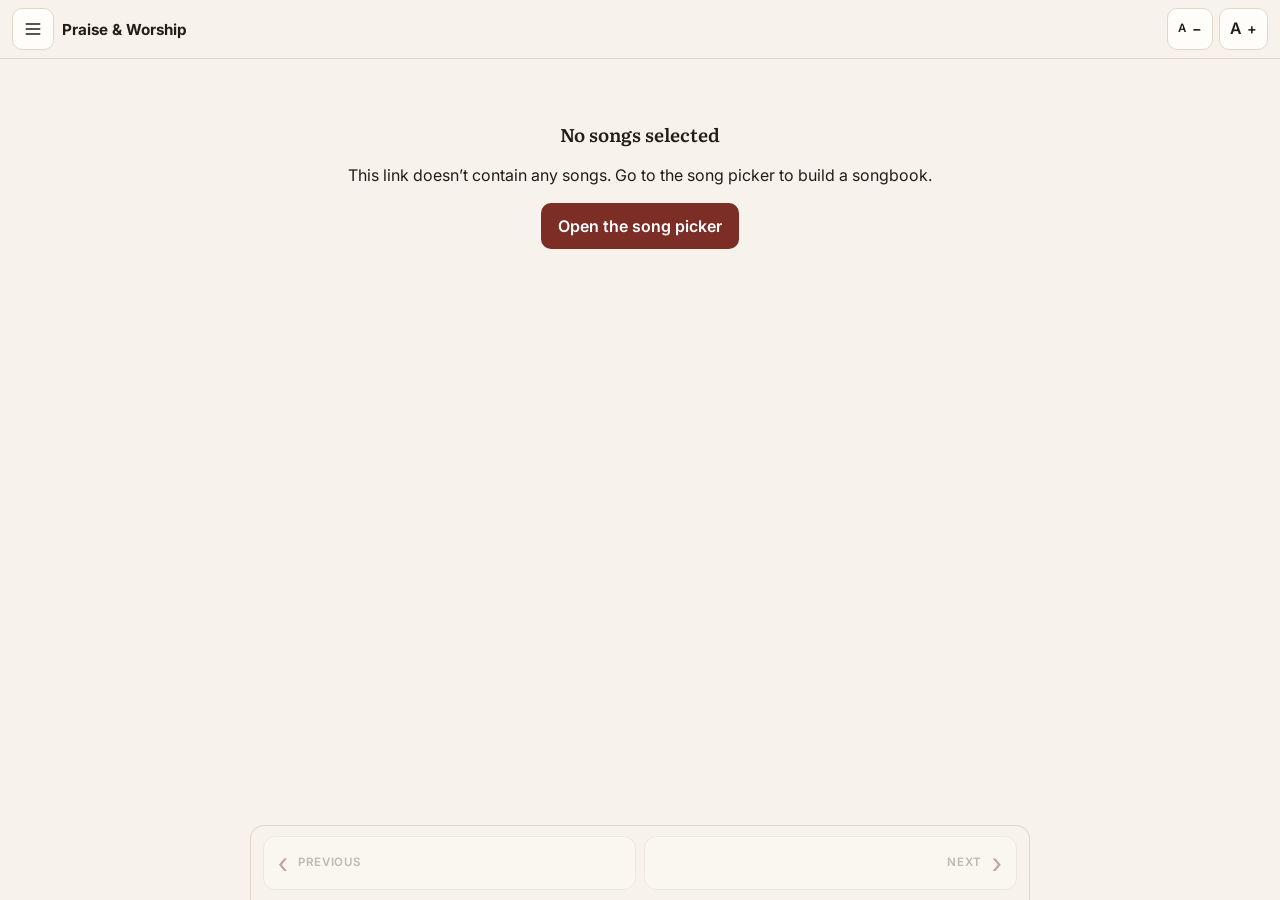
<file: book.html>
<!doctype html>
<html lang="en">
<head>
  <meta charset="utf-8">
  <meta name="viewport" content="width=device-width, initial-scale=1, viewport-fit=cover">
  <title>Songbook</title>
  <link rel="icon" href="icon.svg" type="image/svg+xml">
  <link rel="manifest" href="manifest.webmanifest">
  <meta name="apple-mobile-web-app-capable" content="yes">
  <link rel="preconnect" href="https://fonts.googleapis.com">
  <link rel="preconnect" href="https://fonts.gstatic.com" crossorigin>
  <link href="https://fonts.googleapis.com/css2?family=Inter:wght@400;500;600;700&family=Literata:opsz,wght@7..72,400;7..72,600&display=swap" rel="stylesheet">
  <script>try{var t=JSON.parse(localStorage.getItem('songbook.theme'));if(t)document.documentElement.dataset.theme=t;var f=JSON.parse(localStorage.getItem('songbook.font'));if(f)document.documentElement.style.setProperty('--lyric-size',f+'rem')}catch(e){}</script>
  <link rel="stylesheet" href="css/style.css?v=20261108c">
  <script src="config.js?v=20261108c"></script>
</head>
<body class="book">
  <header class="book-bar">
    <button id="tocBtn" class="icon-btn" type="button" aria-label="Contents and settings" aria-haspopup="dialog">
      <svg viewBox="0 0 24 24" width="20" height="20" aria-hidden="true"><path d="M4 6h16M4 12h16M4 18h16" stroke="currentColor" stroke-width="2" stroke-linecap="round"/></svg>
    </button>
    <div class="bar-title">
      <span id="bookTitle">Songbook</span>
      <span id="pos" class="pos"></span>
    </div>
    <div class="bar-tools">
      <button id="fontDown" class="icon-btn" type="button" aria-label="Smaller text"><span class="a-small">A</span>−</button>
      <button id="fontUp" class="icon-btn" type="button" aria-label="Larger text"><span class="a-big">A</span>+</button>
      <button id="chordBtn" class="icon-btn" type="button" aria-pressed="true" hidden aria-label="Show chords" title="Chords on / off">
        <svg viewBox="0 0 24 24" width="18" height="18" aria-hidden="true"><path d="M9 18V5l11-2v13" fill="none" stroke="currentColor" stroke-width="2" stroke-linejoin="round"/><circle cx="6" cy="18" r="3" fill="currentColor"/><circle cx="17" cy="16" r="3" fill="currentColor"/></svg>
        <span class="hide-xs">Chords</span>
      </button>
    </div>
  </header>

  <main id="song" class="song-view" tabindex="-1" aria-live="polite">
    <p class="status">Loading songbook…</p>
  </main>

  <nav class="pager" aria-label="Song navigation">
    <button id="prevBtn" type="button" disabled>
      <span class="arrow" aria-hidden="true">‹</span>
      <span class="pg-text"><small>Previous</small><span class="lbl"></span></span>
    </button>
    <button id="nextBtn" type="button" disabled>
      <span class="pg-text"><small>Next</small><span class="lbl"></span></span>
      <span class="arrow" aria-hidden="true">›</span>
    </button>
  </nav>

  <dialog id="drawer" class="drawer" aria-labelledby="drawerTitle">
    <div class="drawer-head">
      <h2 id="drawerTitle">Contents</h2>
      <button class="icon-btn" type="button" data-close aria-label="Close">✕</button>
    </div>
    <ol id="toc" class="toc"></ol>
    <div class="drawer-section">
      <label class="switch" id="awakeRow" hidden>
        <input type="checkbox" id="awake" checked>
        <span>Keep screen on</span>
      </label>
      <button id="themeBtn" class="drawer-btn" type="button">Light / dark theme</button>
      <button id="shareBtn" class="drawer-btn" type="button">Share this songbook</button>
      <button id="printBtn" class="drawer-btn" type="button">Print or save as PDF</button>
      <a id="editLink" class="drawer-btn" href="index.html">Edit songs in this book</a>
    </div>
    <p class="drawer-hint">Tip: swipe left or right, or use the ← → keys (works with most page-turner pedals), to change song.</p>
  </dialog>

  <div id="printAll" class="print-all" aria-hidden="true"></div>
  <div id="toast" class="toast" role="status" aria-live="polite"></div>

  <script src="js/songs.js?v=20261108c"></script>
  <script src="js/common.js?v=20261108c"></script>
  <script src="js/book.js?v=20261108c"></script>
</body>
</html>
</file>
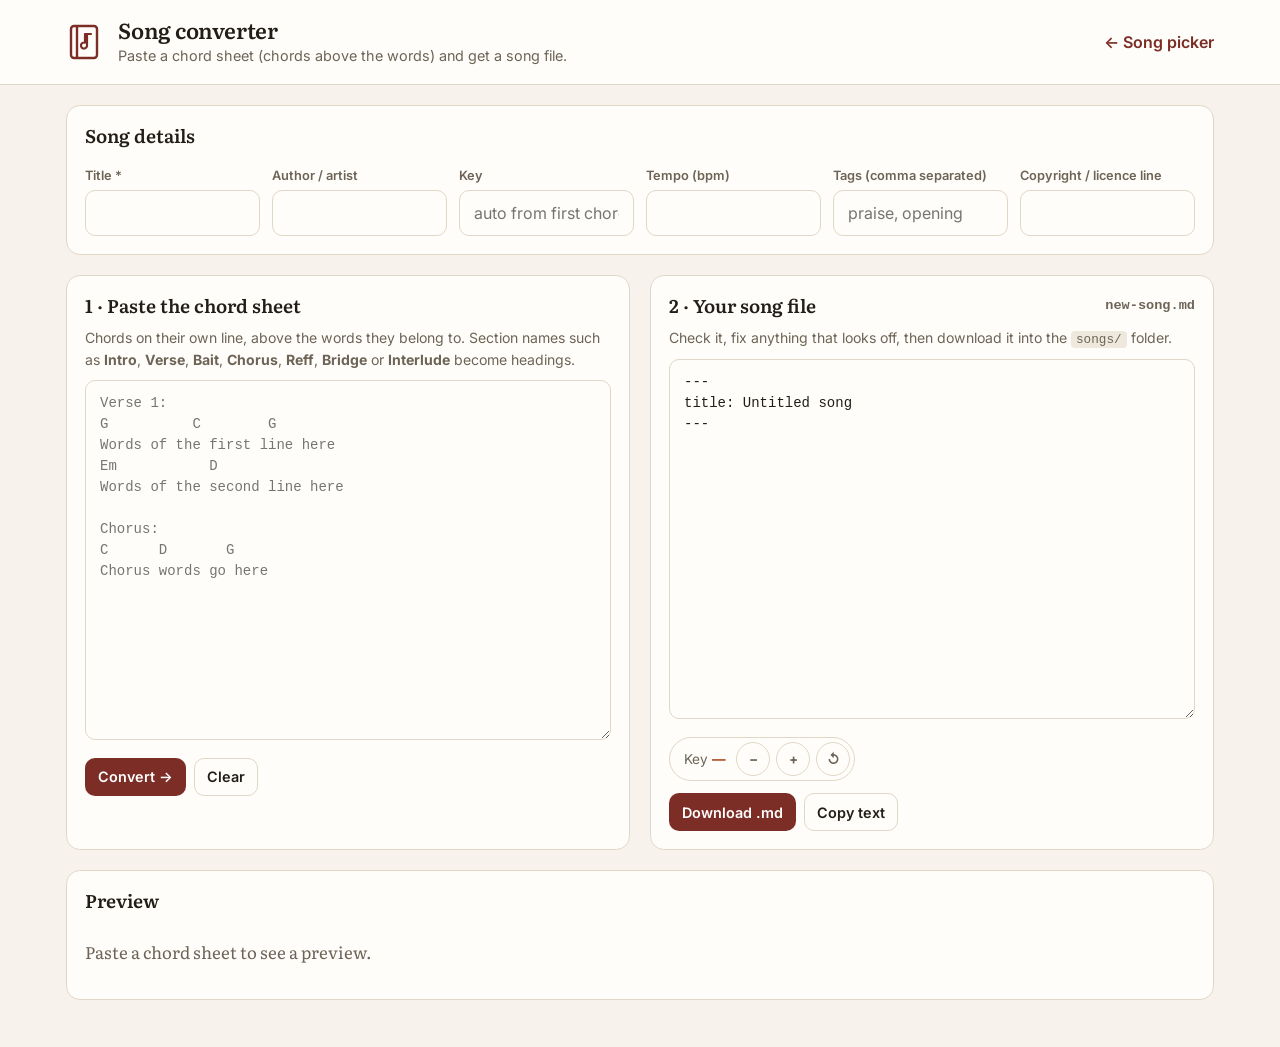
<file: convert.html>
<!doctype html>
<html lang="en">
<head>
  <meta charset="utf-8">
  <meta name="viewport" content="width=device-width, initial-scale=1, viewport-fit=cover">
  <title>Song Converter</title>
  <link rel="icon" href="icon.svg" type="image/svg+xml">
  <link rel="preconnect" href="https://fonts.googleapis.com">
  <link rel="preconnect" href="https://fonts.gstatic.com" crossorigin>
  <link href="https://fonts.googleapis.com/css2?family=Inter:wght@400;500;600;700&family=Literata:opsz,wght@7..72,400;7..72,600&display=swap" rel="stylesheet">
  <script>try{var t=JSON.parse(localStorage.getItem('songbook.theme'));if(t)document.documentElement.dataset.theme=t}catch(e){}</script>
  <link rel="stylesheet" href="css/style.css?v=20261108c">
  <style>
    .conv { display: grid; gap: 20px; padding-top: 20px; padding-bottom: 48px; }
    @media (min-width: 960px) { .conv { grid-template-columns: 1fr 1fr; } .conv .full { grid-column: 1 / -1; } }
    .meta-grid { display: grid; grid-template-columns: repeat(auto-fit, minmax(150px, 1fr)); gap: 0 12px; }
    .meta-grid .field { margin: 8px 0 0; }
    textarea {
      width: 100%; min-height: 360px; padding: 12px 14px; border: 1px solid var(--line); border-radius: 10px;
      background: var(--surface); color: var(--ink); font: 14px/1.5 ui-monospace, 'SF Mono', Menlo, Consolas, monospace;
      resize: vertical; white-space: pre; overflow-wrap: normal; overflow-x: auto; tab-size: 4;
    }
    textarea:focus { outline: 2px solid var(--focus); border-color: transparent; }
    .panel { background: var(--surface); border: 1px solid var(--line); border-radius: 14px; padding: 18px; min-width: 0; }
    .panel h2 { display: flex; align-items: center; justify-content: space-between; gap: 8px; flex-wrap: wrap; }
    .hint { color: var(--muted); font-size: .88rem; margin: 0 0 10px; }
    .row { display: flex; flex-wrap: wrap; gap: 8px; margin-top: 12px; align-items: center; }
    .fname { font: 600 .85rem ui-monospace, Menlo, Consolas, monospace; color: var(--muted); }
    .pv { --lyric-size: 1.05rem; max-height: 520px; overflow: auto; }
    .back { font-weight: 600; text-decoration: none; }
  </style>
</head>
<body>
  <header class="site-head">
    <div class="wrap">
      <div class="brand">
        <svg viewBox="0 0 40 40" aria-hidden="true"><rect x="5" y="4" width="26" height="32" rx="3" fill="none" stroke="currentColor" stroke-width="2.4"/><path d="M11 4v32" stroke="currentColor" stroke-width="2.4"/><path d="M21 12v11.5a3 3 0 1 1-2-2.8V12h6" fill="none" stroke="currentColor" stroke-width="2.2" stroke-linecap="round" stroke-linejoin="round"/></svg>
        <div>
          <h1>Song converter</h1>
          <p class="sub">Paste a chord sheet (chords above the words) and get a song file.</p>
        </div>
      </div>
      <a class="back" href="index.html">← Song picker</a>
    </div>
  </header>

  <main class="wrap conv">
    <section class="panel full">
      <h2>Song details</h2>
      <div class="meta-grid">
        <label class="field"><span>Title *</span><input id="mTitle" autocomplete="off"></label>
        <label class="field"><span>Author / artist</span><input id="mAuthor" autocomplete="off"></label>
        <label class="field"><span>Key</span><input id="mKey" placeholder="auto from first chord" autocomplete="off"></label>
        <label class="field"><span>Tempo (bpm)</span><input id="mTempo" inputmode="numeric" autocomplete="off"></label>
        <label class="field"><span>Tags (comma separated)</span><input id="mTags" placeholder="praise, opening" autocomplete="off"></label>
        <label class="field"><span>Copyright / licence line</span><input id="mCopy" autocomplete="off"></label>
      </div>
    </section>

    <section class="panel">
      <h2>1 · Paste the chord sheet</h2>
      <p class="hint">Chords on their own line, above the words they belong to. Section names such as <b>Intro</b>, <b>Verse</b>, <b>Bait</b>, <b>Chorus</b>, <b>Reff</b>, <b>Bridge</b> or <b>Interlude</b> become headings.</p>
      <textarea id="src" spellcheck="false" placeholder="Verse 1:
G          C        G
Words of the first line here
Em           D
Words of the second line here

Chorus:
C      D       G
Chorus words go here"></textarea>
      <div class="row">
        <button id="convertBtn" class="btn primary small" type="button">Convert →</button>
        <button id="clearBtn" class="btn ghost small" type="button">Clear</button>
        <span id="convStatus" class="hint" style="margin:0"></span>
      </div>
    </section>

    <section class="panel">
      <h2>2 · Your song file <span class="fname" id="fname"></span></h2>
      <p class="hint">Check it, fix anything that looks off, then download it into the <code>songs/</code> folder.</p>
      <textarea id="out" spellcheck="false"></textarea>
      <div class="row">
        <span class="transpose" role="group" aria-label="Transpose the song file" style="margin:0">
          <span>Key <b id="cKey">—</b> <small id="cSteps"></small></span>
          <button type="button" data-ct="-1" aria-label="Transpose down a semitone">−</button>
          <button type="button" data-ct="1" aria-label="Transpose up a semitone">+</button>
          <button type="button" data-ct="0" aria-label="Back to original key" title="Original key">↺</button>
        </span>
      </div>
      <div class="row">
        <button id="dl" class="btn primary small" type="button">Download .md</button>
        <button id="copy" class="btn ghost small" type="button">Copy text</button>
      </div>
    </section>

    <section class="panel full">
      <h2>Preview</h2>
      <div id="pv" class="pv lyrics"><p class="status">Paste a chord sheet to see a preview.</p></div>
    </section>
  </main>

  <div id="toast" class="toast" role="status" aria-live="polite"></div>

  <script src="js/songs.js?v=20261108c"></script>
  <script src="js/common.js?v=20261108c"></script>
  <script>
  (function () {
    'use strict';
    const S = window.SongLib, C = window.SBCommon;
    const $ = s => document.querySelector(s);
    if (!S || typeof S.transposeText !== 'function' || !C) {
      document.querySelector('#pv').innerHTML = '<p class="status"><b>The converter could not start because your browser loaded an old copy of the site files.</b><br>Do a hard refresh: <b>Ctrl + Shift + R</b> (Windows) or <b>Cmd + Shift + R</b> (Mac). On a phone, close the tab and open the page again.</p>';
      return;
    }

    const CHORD = /^\(?[A-G][#b]?(?:maj|min|m|M|dim|aug|sus|add|°|ø|\+|-)?[0-9]*(?:(?:sus|add|maj|b|#)[0-9]+)*(?:\/[A-G][#b]?)?\)?$/;
    const FILLER = /^(\||\|\||\/|-|–|\.{1,3}|x\d+|\d+x|\(x?\d+x?\)|:\|\|?|\|\|?:)$/i;
    const NC = /^\(?N\.?C\.?\)?$/i;
    const SECTION = /^\s*\[?\s*((?:pre[- ]?)?(?:intro|int|verse|bait|chorus|reff?|refrain|bridge|jembatan|interlude|instrumental|ins|music|musik|outro|ending|coda|tag|pre[- ]?chorus|pre[- ]?reff?|solo|vamp|turnaround)\b(?:\s*\d+)?)\s*\]?\s*([:.\-–]?)\s*(.*)$/i;
    const isChordTok = t => CHORD.test(t) || NC.test(t);

    function matchSection(line) {
      const m = line.match(SECTION);
      if (!m) return null;
      const rest = m[3].trim();
      // A heading is the name alone, or "Name:" followed by anything, or the name followed by chords only.
      if (!rest || m[2] || /\]\s*/.test(line.slice(0, line.indexOf(rest) || undefined)) || isChordLine(rest)) {
        return { name: m[1], rest };
      }
      return null;
    }

    function isChordLine(line) {
      const toks = line.trim().split(/\s+/).filter(Boolean);
      if (!toks.length) return false;
      let chords = 0;
      for (const t of toks) {
        if (isChordTok(t)) chords++;
        else if (!FILLER.test(t)) return false;
      }
      return chords > 0;
    }

    function chordPositions(line) {
      const out = [];
      const re = /\S+/g;
      let m;
      while ((m = re.exec(line))) {
        const tok = m[0].replace(/^\(|\)$/g, '');
        if (isChordTok(m[0])) out.push({ col: m.index, chord: tok });
      }
      return out;
    }

    function mergeChords(chordLine, lyric) {
      const pos = chordPositions(chordLine);
      let text = lyric;
      const maxCol = Math.max(...pos.map(p => p.col));
      if (text.length < maxCol) text = text.padEnd(maxCol, ' ');
      for (let i = pos.length - 1; i >= 0; i--) {
        const p = pos[i];
        text = text.slice(0, p.col) + `[${p.chord}]` + text.slice(p.col);
      }
      return text.replace(/\s+$/, '');
    }

    function chordsOnly(line) {
      return line.trim().split(/\s+/).map(t => isChordTok(t) ? `[${t.replace(/^\(|\)$/g, '')}]` : (/x\d|\dx/i.test(t) ? `(${t.replace(/[()]/g, '')})` : t)).join(' ');
    }

    function titleCase(s) {
      return s.replace(/\s+/g, ' ').trim().replace(/\b\w/g, c => c.toUpperCase());
    }

    function convertBody(src) {
      const lines = src.replace(/\r\n?/g, '\n').replace(/\t/g, '    ').split('\n').map(l => l.replace(/\s+$/, ''));
      const out = [];
      let firstChord = '';
      const heading = name => {
        while (out.length && !out[out.length - 1].trim()) out.pop();
        if (out.length) out.push('');
        out.push('# ' + titleCase(name));
      };
      for (let i = 0; i < lines.length; i++) {
        const line = lines[i];
        if (!line.trim()) { if (out.length && out[out.length - 1] !== '') out.push(''); continue; }

        const sec = isChordLine(line) ? null : matchSection(line);
        if (sec) {
          heading(/^int$/i.test(sec.name) ? 'Intro' : /^ins$/i.test(sec.name) ? 'Instrumental' : sec.name);
          const rest = sec.rest;
          if (rest) {
            if (isChordLine(rest)) {
              out.push(chordsOnly(rest));
              if (!firstChord) firstChord = chordPositions(rest)[0].chord;
            } else {
              out.push(rest);
            }
          }
          continue;
        }

        if (isChordLine(line)) {
          if (!firstChord) firstChord = chordPositions(line)[0].chord;
          const next = lines[i + 1];
          if (next !== undefined && next.trim() && !isChordLine(next) && !matchSection(next)) {
            out.push(mergeChords(line, next));
            i++;
          } else {
            out.push(chordsOnly(line));
          }
          continue;
        }
        out.push(line.trim() ? line.replace(/^\s+/, '') : '');
      }
      while (out.length && !out[out.length - 1].trim()) out.pop();
      return { body: out.join('\n'), firstChord };
    }

    function slugify(s) {
      return (s || 'new-song').toLowerCase().normalize('NFD').replace(/[̀-ͯ]/g, '')
        .replace(/[^a-z0-9]+/g, '-').replace(/^-+|-+$/g, '') || 'new-song';
    }

    const fields = ['mTitle', 'mAuthor', 'mKey', 'mTempo', 'mTags', 'mCopy'].map(id => $('#' + id));
    let manualEdit = false;
    let convSteps = 0;

    function showKey() {
      const m = $('#out').value.match(/^key:\s*(.+)$/m);
      $('#cKey').textContent = m ? m[1].trim() : '—';
      $('#cSteps').textContent = convSteps ? `(${convSteps > 0 ? '+' : ''}${convSteps} from original)` : '';
    }

    function showError(err) {
      console.error(err);
      $('#pv').innerHTML = `<p class="status"><b>Something went wrong while converting.</b><br>${S && S.esc ? S.esc(err.message || String(err)) : String(err)}<br>
        Try a hard refresh (Ctrl + Shift + R, or Cmd + Shift + R on a Mac). If it keeps happening, the pasted text may contain something unusual — try converting one section at a time.</p>`;
      $('#convStatus').textContent = 'Conversion failed — see the preview box.';
    }

    function build() {
      try { buildInner(); } catch (err) { showError(err); }
    }

    function buildInner() {
      const { body, firstChord } = convertBody($('#src').value);
      const [title, author, key, tempo, tags, copy] = fields.map(f => f.value.trim());
      const autoKey = key || (firstChord ? firstChord.replace(/\/.*$/, '').replace(/(maj|sus|add|dim|aug)?\d*$/, '') : '');
      const fm = ['---', `title: ${title || 'Untitled song'}`];
      if (author) fm.push(`author: ${author}`);
      if (autoKey) fm.push(`key: ${autoKey}`);
      if (tempo) fm.push(`tempo: ${tempo}`);
      if (tags) fm.push(`tags: ${tags}`);
      if (copy) fm.push(`copyright: ${copy}`);
      fm.push('---');
      $('#out').value = S.transposeText(fm.join('\n') + '\n' + body + '\n', convSteps);
      manualEdit = false;
      $('#fname').textContent = slugify(title) + '.md';
      showKey();
      preview();
      const n = (body.match(/\[[^\]]+\]/g) || []).length;
      $('#convStatus').textContent = $('#src').value.trim() ? `Converted — ${n} chord${n === 1 ? '' : 's'} placed.` : '';
    }

    function preview() {
      const text = $('#out').value;
      if (!$('#src').value.trim() && !manualEdit) {
        $('#pv').innerHTML = '<p class="status">Paste a chord sheet to see a preview.</p>';
        return;
      }
      const song = S.parseSong(text, 'preview');
      $('#pv').innerHTML = `<h2 style="margin:0 0 4px">${S.esc(song.title)}</h2>
        <p class="song-meta" style="margin:0 0 18px">${[song.key && 'Key ' + song.key, song.author].filter(Boolean).map(S.esc).join(' · ')}</p>` +
        S.renderLyrics(song, { chords: true });
    }

    $('#src').addEventListener('input', build);
    $('#src').addEventListener('paste', () => setTimeout(build, 0));
    $('#convertBtn').addEventListener('click', build);
    $('#clearBtn').addEventListener('click', () => { $('#src').value = ''; convSteps = 0; build(); $('#src').focus(); });
    fields.forEach(f => f.addEventListener('input', build));
    $('#out').addEventListener('input', () => { manualEdit = true; try { showKey(); preview(); } catch (err) { showError(err); } });

    document.querySelector('.conv').addEventListener('click', e => {
      const b = e.target.closest('[data-ct]');
      if (!b) return;
      const d = +b.dataset.ct;
      const next = d === 0 ? 0 : S.normSteps(convSteps + d);
      const delta = next - convSteps;
      if (!delta) return;
      convSteps = next;
      if (manualEdit) {
        $('#out').value = S.transposeText($('#out').value, delta);
        showKey();
        preview();
      } else {
        build();
      }
    });

    $('#dl').addEventListener('click', () => {
      const blob = new Blob([$('#out').value], { type: 'text/markdown;charset=utf-8' });
      const a = document.createElement('a');
      a.href = URL.createObjectURL(blob);
      a.download = $('#fname').textContent || 'new-song.md';
      document.body.appendChild(a);
      a.click();
      setTimeout(() => { URL.revokeObjectURL(a.href); a.remove(); }, 500);
    });
    $('#copy').addEventListener('click', async () => {
      C.toast(await C.copyText($('#out').value) ? 'Copied' : 'Could not copy');
    });

    const p = new URLSearchParams(location.search);
    if (p.get('title')) fields[0].value = p.get('title');
    if (p.get('author')) fields[1].value = p.get('author');
    build();
  })();
  </script>
</body>
</html>
</file>
<file: css/style.css>
/* ==========================================================
   Songbook — styles for the song picker and the songbook view
   ========================================================== */

:root {
  --bg: #f7f3ec;
  --surface: #fffdf9;
  --surface-2: #efe8dc;
  --ink: #221d17;
  --muted: #6d6457;
  --line: #e1d7c7;
  --accent: #7b2d26;
  --accent-ink: #ffffff;
  --accent-soft: #f4e2dd;
  --chord: #b0471f;
  --focus: #2f6f73;
  --shadow: 0 1px 2px rgba(40, 28, 16, .06), 0 10px 30px rgba(40, 28, 16, .10);
  --serif: 'Literata', Georgia, 'Times New Roman', serif;
  --sans: 'Inter', system-ui, -apple-system, 'Segoe UI', Roboto, sans-serif;
  --lyric-size: 1.25rem;
  color-scheme: light;
}

@media (prefers-color-scheme: dark) {
  :root:not([data-theme="light"]) {
    --bg: #14110e; --surface: #1d1915; --surface-2: #2a241d; --ink: #efe8dc; --muted: #a99e8e;
    --line: #362f27; --accent: #e3a693; --accent-ink: #1c110d; --accent-soft: #3b2620;
    --chord: #f2b66c; --focus: #7cc4c8; --shadow: 0 1px 2px rgba(0,0,0,.3), 0 10px 30px rgba(0,0,0,.4);
    color-scheme: dark;
  }
}
:root[data-theme="dark"] {
  --bg: #14110e; --surface: #1d1915; --surface-2: #2a241d; --ink: #efe8dc; --muted: #a99e8e;
  --line: #362f27; --accent: #e3a693; --accent-ink: #1c110d; --accent-soft: #3b2620;
  --chord: #f2b66c; --focus: #7cc4c8; --shadow: 0 1px 2px rgba(0,0,0,.3), 0 10px 30px rgba(0,0,0,.4);
  color-scheme: dark;
}

*, *::before, *::after { box-sizing: border-box; }
html { -webkit-text-size-adjust: 100%; }
body { margin: 0; background: var(--bg); color: var(--ink); font: 16px/1.5 var(--sans); }
button, input { font: inherit; color: inherit; }
a { color: var(--accent); }
code { font-size: .9em; background: var(--surface-2); padding: 1px 5px; border-radius: 4px; }
:focus-visible { outline: 2px solid var(--focus); outline-offset: 2px; }
[hidden] { display: none !important; }
.wrap { max-width: 1180px; margin: 0 auto; padding: 0 16px; }

/* ---------- buttons ---------- */
.icon-btn {
  appearance: none; display: inline-flex; align-items: center; justify-content: center; gap: 6px;
  min-width: 42px; height: 42px; padding: 0 10px; border: 1px solid var(--line); border-radius: 10px;
  background: var(--surface); font-size: .9rem; font-weight: 600; cursor: pointer; flex: none;
}
.icon-btn:hover { background: var(--surface-2); }
.icon-btn[aria-pressed="true"] { background: var(--accent-soft); border-color: var(--accent); color: var(--accent); }
.a-small { font-size: .8em; }
.a-big { font-size: 1.1em; }

.btn {
  appearance: none; display: inline-flex; align-items: center; justify-content: center;
  min-height: 44px; padding: 10px 16px; border: 1px solid transparent; border-radius: 10px;
  font-weight: 600; cursor: pointer; text-decoration: none; text-align: center;
}
.btn.primary { background: var(--accent); color: var(--accent-ink); }
.btn.primary:hover { filter: brightness(1.08); }
.btn.primary:disabled { opacity: .4; cursor: not-allowed; filter: none; }
.btn.ghost { background: var(--surface); border-color: var(--line); color: var(--ink); }
.btn.ghost:hover { background: var(--surface-2); }
.btn.small { min-height: 38px; padding: 6px 12px; font-size: .9rem; }

/* ==========================================================
   Song picker
   ========================================================== */
.site-head { background: var(--surface); border-bottom: 1px solid var(--line); }
.site-head .wrap { display: flex; align-items: center; justify-content: space-between; gap: 12px; padding-top: 18px; padding-bottom: 18px; }
.brand { display: flex; align-items: center; gap: 12px; min-width: 0; }
.brand svg { width: 40px; height: 40px; flex: none; color: var(--accent); }
.brand h1 { margin: 0; font: 600 1.35rem/1.15 var(--serif); letter-spacing: -.01em; }
.sub { margin: 2px 0 0; color: var(--muted); font-size: .9rem; }

.builder-grid { display: grid; grid-template-columns: minmax(0, 1fr); gap: 28px; padding-top: 8px; padding-bottom: 120px; }
@media (min-width: 900px) {
  .builder-grid { grid-template-columns: minmax(0, 1fr) 380px; padding-top: 20px; padding-bottom: 48px; }
}

h2 { margin: 0 0 10px; font: 600 1.15rem/1.3 var(--serif); }
.count {
  display: inline-block; margin-left: 6px; padding: 1px 8px; border-radius: 99px; vertical-align: 2px;
  background: var(--surface-2); color: var(--muted); font: 600 .75rem/1.6 var(--sans);
}

.lib-tools { position: sticky; top: 0; z-index: 3; padding: 12px 0; background: var(--bg); }
input[type="search"], .field input, .link-row input {
  width: 100%; min-height: 46px; padding: 10px 14px; border: 1px solid var(--line); border-radius: 10px;
  background: var(--surface);
}
input[type="search"]:focus, .field input:focus { outline: 2px solid var(--focus); outline-offset: 0; border-color: transparent; }
.chips { display: flex; flex-wrap: wrap; gap: 6px; margin-top: 10px; }
.chip {
  padding: 5px 12px; border: 1px solid var(--line); border-radius: 99px; background: var(--surface);
  font-size: .85rem; cursor: pointer; text-transform: capitalize;
}
.chip[aria-pressed="true"] { background: var(--ink); border-color: var(--ink); color: var(--bg); }

.status { color: var(--muted); }
.status.warn { padding: 10px 14px; border: 1px solid var(--chord); border-radius: 10px; background: var(--accent-soft); color: var(--ink); font-size: .9rem; }
.source-note { margin-top: 18px; color: var(--muted); font-size: .8rem; }

.song-list { list-style: none; margin: 0; padding: 0; display: flex; flex-direction: column; gap: 8px; }
.song-row {
  display: flex; align-items: stretch; overflow: hidden;
  background: var(--surface); border: 1px solid var(--line); border-radius: 12px;
  transition: border-color .15s, box-shadow .15s;
}
.song-row.in-set { border-color: var(--accent); box-shadow: inset 4px 0 0 var(--accent); }
.row-main {
  flex: 1; min-width: 0; display: flex; flex-direction: column; gap: 2px;
  padding: 12px 14px; border: 0; background: none; text-align: left; cursor: pointer;
}
.row-main:hover .row-title { color: var(--accent); }
.row-title { font: 600 1.06rem/1.3 var(--serif); }
.row-num { margin-right: 8px; color: var(--muted); font: 600 .85rem var(--sans); }
.row-first { overflow: hidden; color: var(--muted); font-size: .9rem; font-style: italic; white-space: nowrap; text-overflow: ellipsis; }
.row-meta { display: flex; flex-wrap: wrap; gap: 4px 10px; margin-top: 4px; color: var(--muted); font-size: .76rem; }
.tag { padding: 0 7px; border-radius: 6px; background: var(--surface-2); text-transform: capitalize; }
.add-btn {
  flex: none; width: 92px; border: 0; border-left: 1px solid var(--line);
  background: transparent; color: var(--accent); font-weight: 700; font-size: .9rem; cursor: pointer;
}
.add-btn:hover { background: var(--accent-soft); }
.song-row.in-set .add-btn { background: var(--accent-soft); }

/* set panel */
.set-panel {
  position: fixed; left: 0; right: 0; bottom: 0; z-index: 30; max-height: 88vh; overflow: auto;
  background: var(--surface); border-radius: 18px 18px 0 0; box-shadow: var(--shadow);
  transform: translateY(105%); transition: transform .25s ease;
  padding-bottom: env(safe-area-inset-bottom);
}
.set-panel.open { transform: none; }
.scrim { position: fixed; inset: 0; z-index: 25; background: rgba(0, 0, 0, .35); }
.set-inner { padding: 18px 16px 22px; }
.set-head { display: flex; align-items: center; justify-content: space-between; gap: 8px; }
.set-head h2 { margin: 0; }

@media (min-width: 900px) {
  .set-panel {
    position: sticky; top: 20px; left: auto; right: auto; bottom: auto; z-index: 1; align-self: start;
    max-height: calc(100vh - 40px); transform: none; transition: none;
    border: 1px solid var(--line); border-radius: 16px;
  }
  .set-inner { padding: 20px; }
  .only-mobile, .scrim { display: none !important; }
}

.field { display: block; margin: 14px 0 6px; }
.field span { display: block; margin-bottom: 4px; color: var(--muted); font-size: .8rem; font-weight: 600; }

.set-list { list-style: none; margin: 10px 0 0; padding: 0; }
.set-item { display: flex; align-items: center; gap: 10px; padding: 8px 0; border-bottom: 1px solid var(--line); }
.set-num {
  flex: none; display: grid; place-items: center; width: 26px; height: 26px; border-radius: 50%;
  background: var(--accent); color: var(--accent-ink); font-size: .78rem; font-weight: 700;
}
.set-title { flex: 1; min-width: 0; font: 600 .98rem/1.3 var(--serif); }
.set-title small { display: block; color: var(--muted); font: 400 .75rem var(--sans); }
.key-ctl { display: inline-flex; align-items: center; gap: 4px; margin-top: 4px; font: 500 .78rem var(--sans); color: var(--muted); }
.key-ctl button {
  width: 26px; height: 26px; padding: 0; border: 1px solid var(--line); border-radius: 50%;
  background: var(--surface); font-weight: 700; line-height: 1; cursor: pointer;
}
.key-ctl button:hover { background: var(--surface-2); }
.key-val { min-width: 4.2em; text-align: center; color: var(--chord); font-weight: 700; }
.key-val em { font-style: normal; font-weight: 500; color: var(--muted); }
.pv-body .transpose { margin-bottom: 16px; }
.set-item.missing .set-title { color: var(--muted); text-decoration: line-through; }
.set-btns { flex: none; display: flex; gap: 4px; }
.mini {
  width: 34px; height: 34px; border: 1px solid var(--line); border-radius: 8px; background: var(--surface);
  cursor: pointer; font-size: .9rem;
}
.mini:hover:not(:disabled) { background: var(--surface-2); }
.mini:disabled { opacity: .3; cursor: default; }
.mini.danger:hover { color: #b3261e; border-color: #b3261e; }
.empty { margin: 14px 0; color: var(--muted); font-size: .92rem; }
.set-actions { display: flex; gap: 8px; margin-top: 16px; }
.set-actions .primary { flex: 1; }

.result { margin-top: 16px; padding: 14px; border-radius: 12px; background: var(--surface-2); }
.result-label { margin: 0 0 8px; font-size: .85rem; font-weight: 600; }
.link-row input { font-size: .85rem; }
.result-actions { display: flex; flex-wrap: wrap; gap: 8px; margin-top: 10px; }
.qr { display: flex; justify-content: center; margin-top: 14px; }
.qr > div { padding: 10px; border-radius: 10px; background: #fff; }
.qr img, .qr canvas { display: block; }

.set-fab {
  position: fixed; left: 50%; bottom: calc(16px + env(safe-area-inset-bottom)); z-index: 20; transform: translateX(-50%);
  display: inline-flex; align-items: center; gap: 10px; padding: 12px 20px; border: 0; border-radius: 99px;
  background: var(--ink); color: var(--bg); font-weight: 700; box-shadow: var(--shadow); cursor: pointer;
}
.fab-count { padding: 1px 9px; border-radius: 99px; background: var(--accent); color: var(--accent-ink); font-size: .85rem; }

/* preview dialog */
dialog { color: var(--ink); }
dialog::backdrop { background: rgba(0, 0, 0, .45); }
.preview {
  width: min(680px, calc(100vw - 24px)); max-height: calc(100vh - 32px); padding: 0;
  border: 1px solid var(--line); border-radius: 16px; background: var(--surface); box-shadow: var(--shadow);
}
.preview[open] { display: flex; flex-direction: column; }
.pv-head { display: flex; align-items: flex-start; justify-content: space-between; gap: 12px; padding: 18px 20px 10px; border-bottom: 1px solid var(--line); }
.pv-head h2 { margin: 0; font-size: 1.4rem; }
.pv-body { flex: 1; overflow: auto; padding: 18px 20px; --lyric-size: 1.1rem; }
.pv-foot { padding: 12px 20px; border-top: 1px solid var(--line); display: flex; justify-content: flex-end; }

.toast {
  position: fixed; left: 50%; bottom: calc(80px + env(safe-area-inset-bottom)); z-index: 60;
  transform: translate(-50%, 20px); opacity: 0; pointer-events: none;
  max-width: calc(100vw - 32px); padding: 10px 16px; border-radius: 10px;
  background: var(--ink); color: var(--bg); font-size: .9rem; font-weight: 600; box-shadow: var(--shadow);
  transition: opacity .2s, transform .2s;
}
.toast.show { opacity: 1; transform: translate(-50%, 0); }

/* ==========================================================
   Lyrics (shared)
   ========================================================== */
.lyrics { font-family: var(--serif); font-size: var(--lyric-size); line-height: 1.45; }
.sec { margin: 0 0 1.35em; }
.sec-label {
  margin: 0 0 .35em; color: var(--accent);
  font: 700 max(.62em, .7rem)/1.2 var(--sans); letter-spacing: .12em; text-transform: uppercase;
}
.sec.chorus .sec-body { padding-left: .85em; border-left: 3px solid var(--accent-soft); }
.line { min-height: 1.45em; white-space: pre-wrap; overflow-wrap: anywhere; }
.line.chorded { display: flex; flex-wrap: wrap; align-items: flex-end; white-space: normal; margin-top: .1em; }
.seg { display: inline-flex; flex-direction: column; }
.ch {
  min-height: 1.2em; padding-right: .4em; white-space: pre;
  color: var(--chord); font: 700 .74em/1.6 var(--sans); letter-spacing: .01em;
}
.ly { min-height: 1.45em; white-space: pre; }
.chord-only .ly { display: none; }
.chord-only .ch { padding-right: 1em; font-size: .85em; }
.song-foot { margin-top: 2.2em; padding-top: 12px; border-top: 1px solid var(--line); color: var(--muted); font: .8rem/1.5 var(--sans); }
.song-meta { margin: 4px 0 0; color: var(--muted); font-size: .9rem; }

/* ==========================================================
   Songbook view
   ========================================================== */
.book-bar {
  position: sticky; top: 0; z-index: 10; display: flex; align-items: center; gap: 8px;
  padding: 8px 12px; padding-top: max(8px, env(safe-area-inset-top));
  background: var(--bg); border-bottom: 1px solid var(--line);
}
@supports (backdrop-filter: blur(8px)) {
  .book-bar { background: color-mix(in srgb, var(--bg) 86%, transparent); backdrop-filter: blur(10px); }
}
.bar-title { flex: 1; min-width: 0; display: flex; flex-direction: column; line-height: 1.25; }
#bookTitle { overflow: hidden; font-weight: 700; font-size: .95rem; white-space: nowrap; text-overflow: ellipsis; }
.pos { color: var(--muted); font-size: .78rem; }
.bar-tools { display: flex; gap: 6px; }
@media (max-width: 420px) {
  .hide-xs { display: none; }
  .book-bar .icon-btn { min-width: 40px; padding: 0 8px; }
}

.song-view { max-width: 780px; margin: 0 auto; padding: 24px 20px 150px; outline: none; }
.song-head { display: flex; align-items: flex-start; gap: 14px; margin-bottom: 18px; }
.song-num {
  flex: none; display: grid; place-items: center; width: 2.3rem; height: 2.3rem; margin-top: .25rem; border-radius: 50%;
  background: var(--accent); color: var(--accent-ink); font: 700 1rem var(--sans);
}
.song-head h2 { margin: 0; font: 600 clamp(1.55rem, 4.5vw, 2.3rem)/1.15 var(--serif); letter-spacing: -.01em; }

.transpose {
  display: inline-flex; align-items: center; gap: 6px; margin: 0 0 22px; padding: 4px 4px 4px 14px;
  border: 1px solid var(--line); border-radius: 99px; color: var(--muted); font-size: .85rem;
}
.transpose b { color: var(--chord); }
.transpose span { margin-right: 4px; }
.transpose button {
  width: 34px; height: 34px; border: 1px solid var(--line); border-radius: 50%;
  background: var(--surface); font-weight: 700; cursor: pointer;
}
.transpose button:hover { background: var(--surface-2); }

.pager {
  position: fixed; left: 0; right: 0; bottom: 0; z-index: 10; display: flex; gap: 8px;
  padding: 10px 12px calc(10px + env(safe-area-inset-bottom));
  background: var(--bg); border-top: 1px solid var(--line);
}
.pager button {
  flex: 1; min-width: 0; min-height: 54px; display: flex; align-items: center; gap: 10px; padding: 6px 14px;
  border: 1px solid var(--line); border-radius: 12px; background: var(--surface); cursor: pointer; text-align: left;
}
.pager button:hover:not(:disabled) { background: var(--surface-2); }
.pager button:disabled { opacity: .4; cursor: default; }
#nextBtn { justify-content: flex-end; text-align: right; }
.pager .arrow { font-size: 1.8rem; line-height: 1; color: var(--accent); }
.pg-text { min-width: 0; display: flex; flex-direction: column; }
.pg-text small { color: var(--muted); font-size: .72rem; font-weight: 600; text-transform: uppercase; letter-spacing: .06em; }
.pager .lbl { overflow: hidden; font: 600 .95rem/1.3 var(--serif); white-space: nowrap; text-overflow: ellipsis; }
@media (min-width: 820px) {
  .pager { left: 50%; right: auto; width: 780px; transform: translateX(-50%); border: 1px solid var(--line); border-bottom: 0; border-radius: 14px 14px 0 0; }
}

.empty-book { padding: 40px 0; text-align: center; }

/* drawer */
.drawer {
  position: fixed; inset: 0 auto 0 0; width: min(360px, 88vw); height: 100%; max-width: none; max-height: none;
  margin: 0; padding: 0 0 env(safe-area-inset-bottom); border: 0; border-right: 1px solid var(--line);
  background: var(--surface); overflow: auto;
}
.drawer-head { display: flex; align-items: center; justify-content: space-between; padding: 16px; padding-top: max(16px, env(safe-area-inset-top)); border-bottom: 1px solid var(--line); }
.drawer-head h2 { margin: 0; }
.toc { list-style: none; margin: 0; padding: 8px; }
.toc button {
  width: 100%; display: flex; align-items: center; gap: 12px; padding: 10px; border: 0; border-radius: 10px;
  background: none; text-align: left; cursor: pointer;
}
.toc button:hover { background: var(--surface-2); }
.toc button[aria-current="true"] { background: var(--accent-soft); }
.toc-n {
  flex: none; display: grid; place-items: center; width: 28px; height: 28px; border-radius: 50%;
  border: 1px solid var(--line); font-size: .8rem; font-weight: 700;
}
.toc button[aria-current="true"] .toc-n { background: var(--accent); border-color: var(--accent); color: var(--accent-ink); }
.toc-t { flex: 1; min-width: 0; font: 600 1rem/1.3 var(--serif); }
.toc-t small { margin-left: 8px; color: var(--muted); font: 500 .75rem var(--sans); }
.drawer-section { display: flex; flex-direction: column; gap: 4px; padding: 10px 8px; border-top: 1px solid var(--line); }
.drawer-btn {
  display: block; width: 100%; padding: 12px 10px; border: 0; border-radius: 10px; background: none;
  color: var(--ink); font-weight: 600; text-align: left; text-decoration: none; cursor: pointer;
}
.drawer-btn:hover { background: var(--surface-2); }
.switch { display: flex; align-items: center; gap: 10px; padding: 12px 10px; font-weight: 600; cursor: pointer; }
.switch input { width: 20px; height: 20px; accent-color: var(--accent); }
.drawer-hint { margin: 0; padding: 4px 18px 20px; color: var(--muted); font-size: .8rem; }

.print-all { display: none; }

/* ==========================================================
   Print / Save as PDF
   ========================================================== */
@media print {
  :root, :root[data-theme="dark"] {
    --bg: #fff; --surface: #fff; --ink: #000; --muted: #444; --line: #bbb;
    --accent: #000; --accent-ink: #fff; --accent-soft: #ddd; --chord: #000; color-scheme: light;
  }
  body.book > *:not(#printAll) { display: none !important; }
  body.book .print-all { display: block; }
  .print-all .lyrics { font-size: 12pt; }
  .print-cover { page-break-after: always; padding-top: 30vh; text-align: center; font-family: var(--serif); }
  .print-cover h1 { font-size: 28pt; margin: 0 0 6pt; }
  .print-cover ol { display: inline-block; margin-top: 24pt; text-align: left; font-size: 13pt; line-height: 1.8; }
  .print-song { page-break-before: always; }
  .print-song .sec { break-inside: avoid; }
  .print-song .song-head h2 { font-size: 20pt; }
  .print-song .song-num { border: 1px solid #000; }
  body.builder .set-panel, body.builder .set-fab, body.builder .lib-tools { display: none; }
}

@media (prefers-reduced-motion: reduce) {
  *, *::before, *::after { transition: none !important; scroll-behavior: auto !important; }
}
</file>
